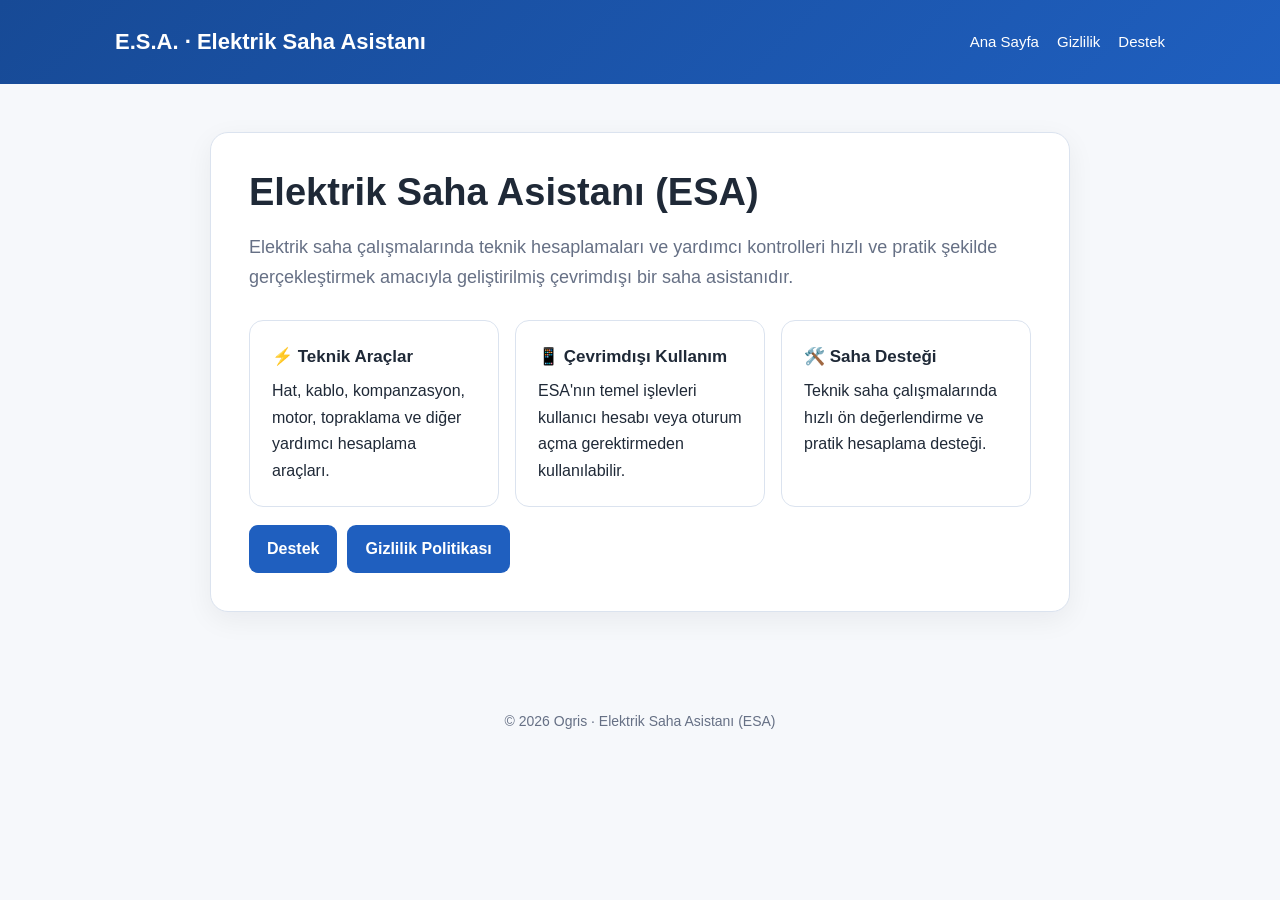
<file: docs/index.html>
<!doctype html><html lang="tr"><head><meta charset="utf-8"><meta name="viewport" content="width=device-width,initial-scale=1"><title>Elektrik Saha Asistanı (ESA)</title><meta name="description" content="Elektrik Saha Asistanı (ESA) resmi destek ve gizlilik sitesi."><link rel="stylesheet" href="style.css"></head><body><header><div class="nav"><div class="brand">E.S.A. · Elektrik Saha Asistanı</div><nav><a href="index.html">Ana Sayfa</a><a href="gizlilik.html">Gizlilik</a><a href="destek.html">Destek</a></nav></div></header><main class="container"><section class="hero"><h1>Elektrik Saha Asistanı (ESA)</h1><p class="lead">Elektrik saha çalışmalarında teknik hesaplamaları ve yardımcı kontrolleri hızlı ve pratik şekilde gerçekleştirmek amacıyla geliştirilmiş çevrimdışı bir saha asistanıdır.</p><div class="card-grid"><div class="card"><strong>⚡ Teknik Araçlar</strong>Hat, kablo, kompanzasyon, motor, topraklama ve diğer yardımcı hesaplama araçları.</div><div class="card"><strong>📱 Çevrimdışı Kullanım</strong>ESA'nın temel işlevleri kullanıcı hesabı veya oturum açma gerektirmeden kullanılabilir.</div><div class="card"><strong>🛠️ Saha Desteği</strong>Teknik saha çalışmalarında hızlı ön değerlendirme ve pratik hesaplama desteği.</div></div><a class="button" href="destek.html">Destek</a><a class="button" href="gizlilik.html">Gizlilik Politikası</a></section></main><footer>© 2026 Ogris · Elektrik Saha Asistanı (ESA)</footer></body></html>
</file>
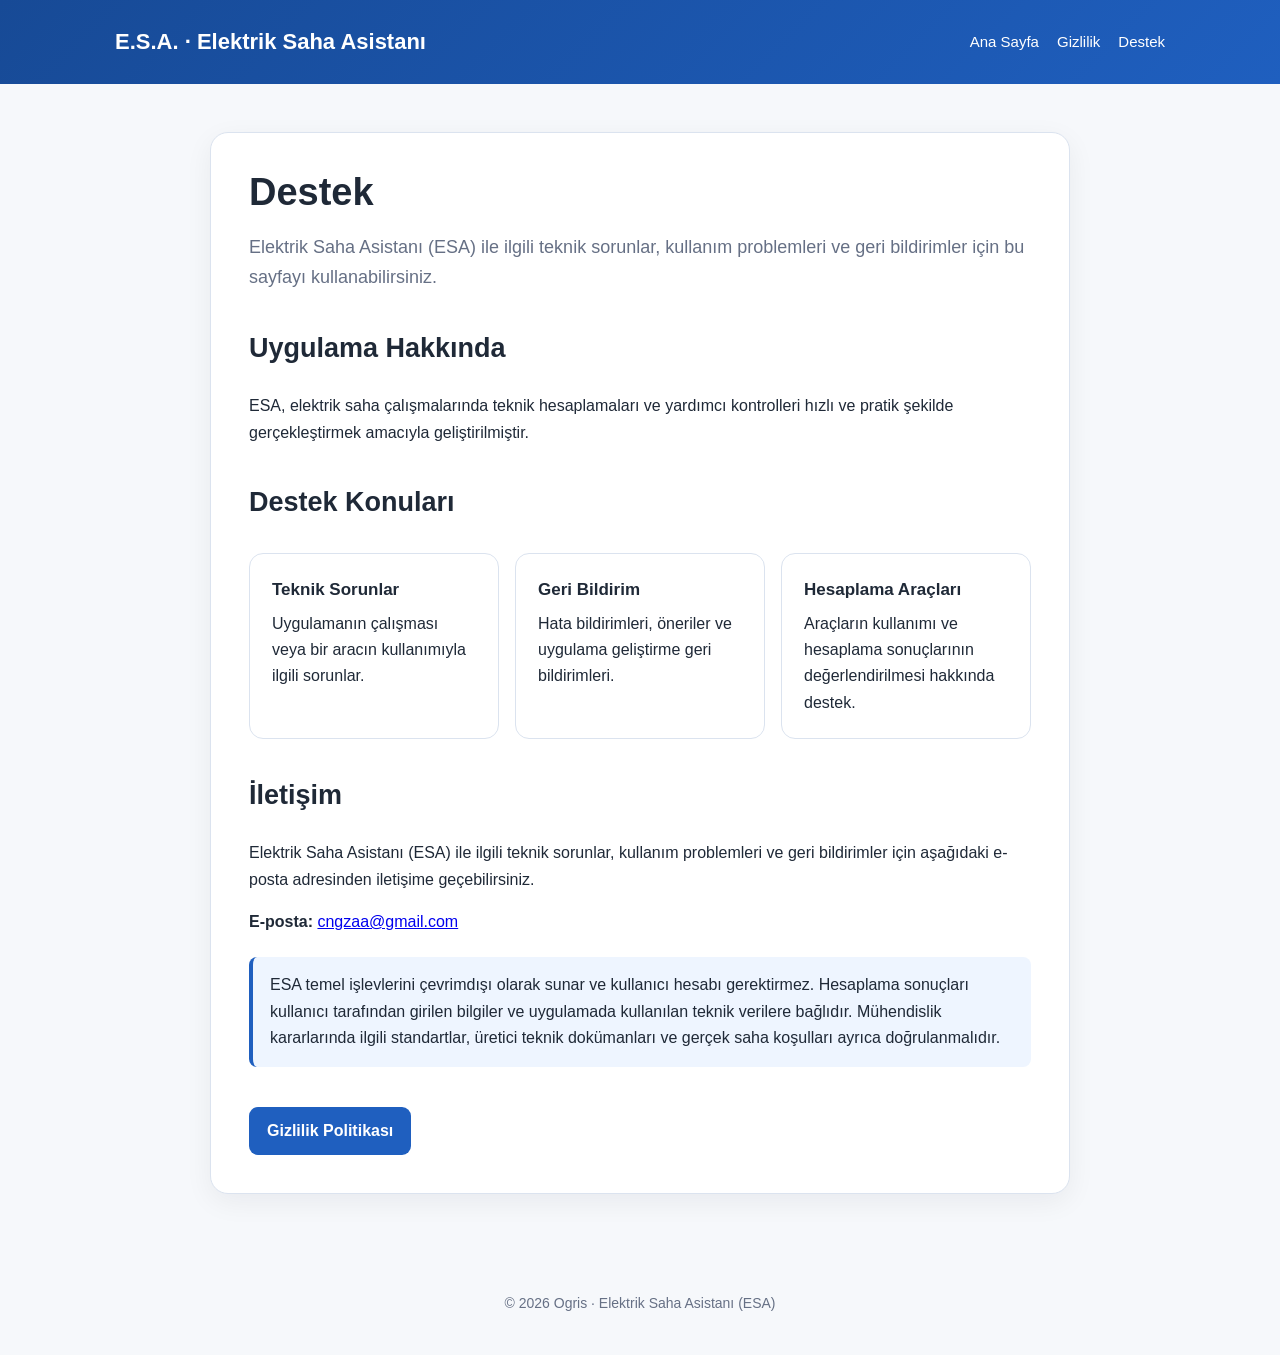
<file: docs/destek.html>
<!doctype html><html lang="tr"><head><meta charset="utf-8"><meta name="viewport" content="width=device-width,initial-scale=1"><title>Destek · ESA</title><meta name="description" content="Elektrik Saha Asistanı (ESA) destek sayfası."><link rel="stylesheet" href="style.css"></head><body><header><div class="nav"><div class="brand">E.S.A. · Elektrik Saha Asistanı</div><nav><a href="index.html">Ana Sayfa</a><a href="gizlilik.html">Gizlilik</a><a href="destek.html">Destek</a></nav></div></header><main class="container"><section class="hero"><h1>Destek</h1><p class="lead">Elektrik Saha Asistanı (ESA) ile ilgili teknik sorunlar, kullanım problemleri ve geri bildirimler için bu sayfayı kullanabilirsiniz.</p><h2>Uygulama Hakkında</h2><p>ESA, elektrik saha çalışmalarında teknik hesaplamaları ve yardımcı kontrolleri hızlı ve pratik şekilde gerçekleştirmek amacıyla geliştirilmiştir.</p><h2>Destek Konuları</h2><div class="card-grid"><div class="card"><strong>Teknik Sorunlar</strong>Uygulamanın çalışması veya bir aracın kullanımıyla ilgili sorunlar.</div><div class="card"><strong>Geri Bildirim</strong>Hata bildirimleri, öneriler ve uygulama geliştirme geri bildirimleri.</div><div class="card"><strong>Hesaplama Araçları</strong>Araçların kullanımı ve hesaplama sonuçlarının değerlendirilmesi hakkında destek.</div></div><h2>İletişim</h2>

<p>
Elektrik Saha Asistanı (ESA) ile ilgili teknik sorunlar, kullanım problemleri
ve geri bildirimler için aşağıdaki e-posta adresinden iletişime geçebilirsiniz.
</p>

<p>
<strong>E-posta:</strong>
<a href="mailto:cngzaa@gmail.com">
cngzaa@gmail.com
</a>
</p></p><div class="notice">ESA temel işlevlerini çevrimdışı olarak sunar ve kullanıcı hesabı gerektirmez. Hesaplama sonuçları kullanıcı tarafından girilen bilgiler ve uygulamada kullanılan teknik verilere bağlıdır. Mühendislik kararlarında ilgili standartlar, üretici teknik dokümanları ve gerçek saha koşulları ayrıca doğrulanmalıdır.</div><a class="button" href="gizlilik.html">Gizlilik Politikası</a></section></main><footer>© 2026 Ogris · Elektrik Saha Asistanı (ESA)</footer></body></html>
</file>
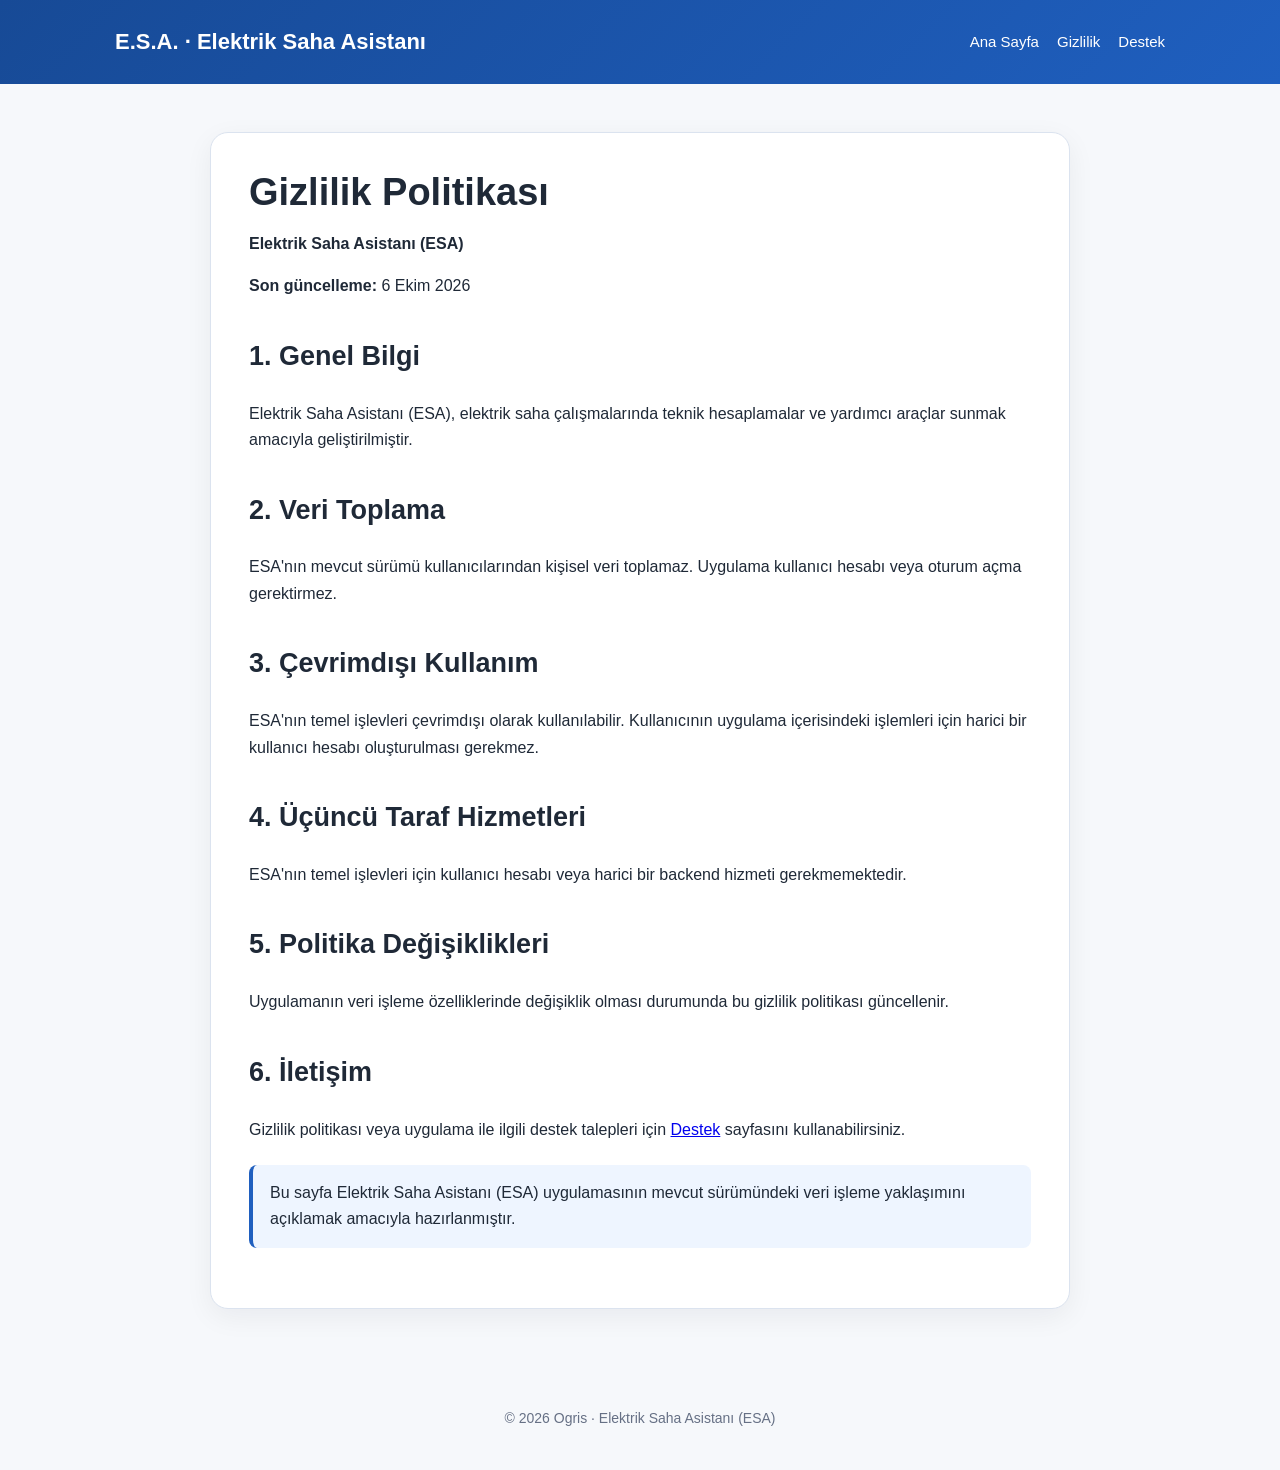
<file: docs/gizlilik.html>
<!doctype html><html lang="tr"><head><meta charset="utf-8"><meta name="viewport" content="width=device-width,initial-scale=1"><title>Gizlilik Politikası · ESA</title><meta name="description" content="Elektrik Saha Asistanı (ESA) Gizlilik Politikası."><link rel="stylesheet" href="style.css"></head><body><header><div class="nav"><div class="brand">E.S.A. · Elektrik Saha Asistanı</div><nav><a href="index.html">Ana Sayfa</a><a href="gizlilik.html">Gizlilik</a><a href="destek.html">Destek</a></nav></div></header><main class="container"><section class="hero"><h1>Gizlilik Politikası</h1><p><strong>Elektrik Saha Asistanı (ESA)</strong></p><p><strong>Son güncelleme:</strong> 6 Ekim 2026</p><h2>1. Genel Bilgi</h2><p>Elektrik Saha Asistanı (ESA), elektrik saha çalışmalarında teknik hesaplamalar ve yardımcı araçlar sunmak amacıyla geliştirilmiştir.</p><h2>2. Veri Toplama</h2><p>ESA'nın mevcut sürümü kullanıcılarından kişisel veri toplamaz. Uygulama kullanıcı hesabı veya oturum açma gerektirmez.</p><h2>3. Çevrimdışı Kullanım</h2><p>ESA'nın temel işlevleri çevrimdışı olarak kullanılabilir. Kullanıcının uygulama içerisindeki işlemleri için harici bir kullanıcı hesabı oluşturulması gerekmez.</p><h2>4. Üçüncü Taraf Hizmetleri</h2><p>ESA'nın temel işlevleri için kullanıcı hesabı veya harici bir backend hizmeti gerekmemektedir.</p><h2>5. Politika Değişiklikleri</h2><p>Uygulamanın veri işleme özelliklerinde değişiklik olması durumunda bu gizlilik politikası güncellenir.</p><h2>6. İletişim</h2><p>Gizlilik politikası veya uygulama ile ilgili destek talepleri için <a href="destek.html">Destek</a> sayfasını kullanabilirsiniz.</p><div class="notice">Bu sayfa Elektrik Saha Asistanı (ESA) uygulamasının mevcut sürümündeki veri işleme yaklaşımını açıklamak amacıyla hazırlanmıştır.</div></section></main><footer>© 2026 Ogris · Elektrik Saha Asistanı (ESA)</footer></body></html>
</file>
<file: docs/style.css>
*{box-sizing:border-box}body{margin:0;font-family:Arial,Helvetica,sans-serif;color:#1f2937;background:#f6f8fb;line-height:1.65}header{background:linear-gradient(135deg,#174a96,#1f5fbf);color:#fff;padding:24px 20px}.nav{max-width:1050px;margin:auto;display:flex;align-items:center;justify-content:space-between;gap:20px}.brand{font-size:22px;font-weight:700}nav a{color:#fff;text-decoration:none;margin-left:18px;font-size:15px}.container{max-width:900px;margin:auto;padding:48px 20px 70px}.hero{background:#fff;border:1px solid #dbe3ef;border-radius:18px;padding:38px;box-shadow:0 8px 28px rgba(16,24,40,.06)}h1{font-size:38px;line-height:1.15;margin:0 0 14px}h2{font-size:27px;margin-top:34px}.lead{font-size:18px;color:#667085}.card-grid{display:grid;grid-template-columns:repeat(auto-fit,minmax(220px,1fr));gap:16px;margin-top:28px}.card{background:#fff;border:1px solid #dbe3ef;border-radius:14px;padding:22px}.card strong{display:block;font-size:17px;margin-bottom:7px}.button{display:inline-block;margin:18px 10px 0 0;padding:11px 18px;border-radius:9px;background:#1f5fbf;color:#fff;text-decoration:none;font-weight:700}.notice{background:#eef5ff;border-left:4px solid #1f5fbf;padding:15px 17px;border-radius:8px;margin:22px 0}footer{text-align:center;color:#667085;padding:28px 20px 40px;font-size:14px}@media(max-width:700px){.nav{align-items:flex-start;flex-direction:column}nav a{margin:0 14px 0 0}.hero{padding:25px}h1{font-size:31px}}
</file>
